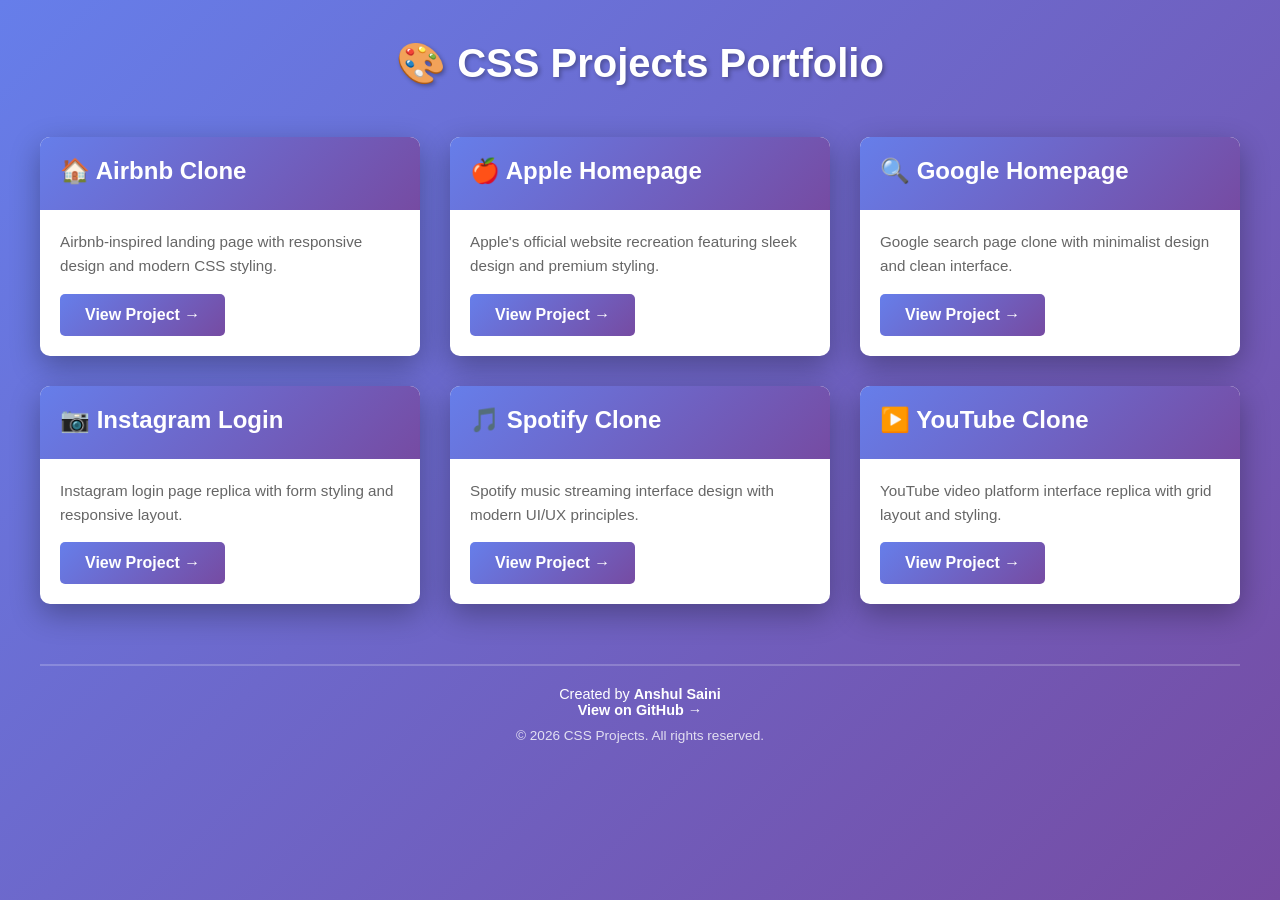
<file: index.html>
<!DOCTYPE html>
<html lang="en">
<head>
    <meta charset="UTF-8">
    <meta name="viewport" content="width=device-width, initial-scale=1.0">
    <title>CSS Projects - Portfolio</title>
    <style>
        * {
            margin: 0;
            padding: 0;
            box-sizing: border-box;
        }

        body {
            font-family: 'Segoe UI', Tahoma, Geneva, Verdana, sans-serif;
            background: linear-gradient(135deg, #667eea 0%, #764ba2 100%);
            min-height: 100vh;
            padding: 40px 20px;
        }

        .container {
            max-width: 1200px;
            margin: 0 auto;
        }

        h1 {
            text-align: center;
            color: white;
            margin-bottom: 50px;
            font-size: 2.5em;
            text-shadow: 2px 2px 4px rgba(0,0,0,0.3);
        }

        .projects-grid {
            display: grid;
            grid-template-columns: repeat(auto-fit, minmax(300px, 1fr));
            gap: 30px;
        }

        .project-card {
            background: white;
            border-radius: 10px;
            overflow: hidden;
            box-shadow: 0 10px 30px rgba(0,0,0,0.3);
            transition: transform 0.3s ease, box-shadow 0.3s ease;
            cursor: pointer;
        }

        .project-card:hover {
            transform: translateY(-10px);
            box-shadow: 0 15px 40px rgba(0,0,0,0.4);
        }

        .project-header {
            background: linear-gradient(135deg, #667eea 0%, #764ba2 100%);
            padding: 20px;
            color: white;
        }

        .project-header h2 {
            font-size: 1.5em;
            margin-bottom: 5px;
        }

        .project-body {
            padding: 20px;
        }

        .project-description {
            color: #666;
            margin-bottom: 15px;
            line-height: 1.6;
            font-size: 0.95em;
        }

        .project-link {
            display: inline-block;
            background: linear-gradient(135deg, #667eea 0%, #764ba2 100%);
            color: white;
            padding: 12px 25px;
            border-radius: 5px;
            text-decoration: none;
            font-weight: 600;
            transition: opacity 0.3s ease;
        }

        .project-link:hover {
            opacity: 0.9;
        }

        .footer {
            text-align: center;
            color: white;
            margin-top: 60px;
            padding-top: 20px;
            border-top: 2px solid rgba(255,255,255,0.2);
        }

        .footer p {
            font-size: 0.9em;
        }

        .github-link {
            color: white;
            text-decoration: none;
            font-weight: 600;
        }

        .github-link:hover {
            text-decoration: underline;
        }
    </style>
</head>
<body>
    <div class="container">
        <h1>🎨 CSS Projects Portfolio</h1>
        
        <div class="projects-grid">
            <!-- Airbnb Clone -->
            <div class="project-card">
                <div class="project-header">
                    <h2>🏠 Airbnb Clone</h2>
                </div>
                <div class="project-body">
                    <p class="project-description">Airbnb-inspired landing page with responsive design and modern CSS styling.</p>
                    <a href="/airbnb/" class="project-link">View Project →</a>
                </div>
            </div>

            <!-- Apple Clone -->
            <div class="project-card">
                <div class="project-header">
                    <h2>🍎 Apple Homepage</h2>
                </div>
                <div class="project-body">
                    <p class="project-description">Apple's official website recreation featuring sleek design and premium styling.</p>
                    <a href="/apple/" class="project-link">View Project →</a>
                </div>
            </div>

            <!-- Google Homepage -->
            <div class="project-card">
                <div class="project-header">
                    <h2>🔍 Google Homepage</h2>
                </div>
                <div class="project-body">
                    <p class="project-description">Google search page clone with minimalist design and clean interface.</p>
                    <a href="/google/" class="project-link">View Project →</a>
                </div>
            </div>

            <!-- Instagram Login -->
            <div class="project-card">
                <div class="project-header">
                    <h2>📷 Instagram Login</h2>
                </div>
                <div class="project-body">
                    <p class="project-description">Instagram login page replica with form styling and responsive layout.</p>
                    <a href="/instagram/" class="project-link">View Project →</a>
                </div>
            </div>

            <!-- Spotify Clone -->
            <div class="project-card">
                <div class="project-header">
                    <h2>🎵 Spotify Clone</h2>
                </div>
                <div class="project-body">
                    <p class="project-description">Spotify music streaming interface design with modern UI/UX principles.</p>
                    <a href="/spotify/" class="project-link">View Project →</a>
                </div>
            </div>

            <!-- YouTube Clone -->
            <div class="project-card">
                <div class="project-header">
                    <h2>▶️ YouTube Clone</h2>
                </div>
                <div class="project-body">
                    <p class="project-description">YouTube video platform interface replica with grid layout and styling.</p>
                    <a href="/youtube/" class="project-link">View Project →</a>
                </div>
            </div>
        </div>

        <div class="footer">
            <p>Created by <strong>Anshul Saini</strong></p>
            <p><a href="https://github.com/Anshulsaini0/CSS-Projects" class="github-link">View on GitHub →</a></p>
            <p style="margin-top: 10px; font-size: 0.85em; opacity: 0.8;">© 2026 CSS Projects. All rights reserved.</p>
        </div>
    </div>
</body>
</html>
</file>
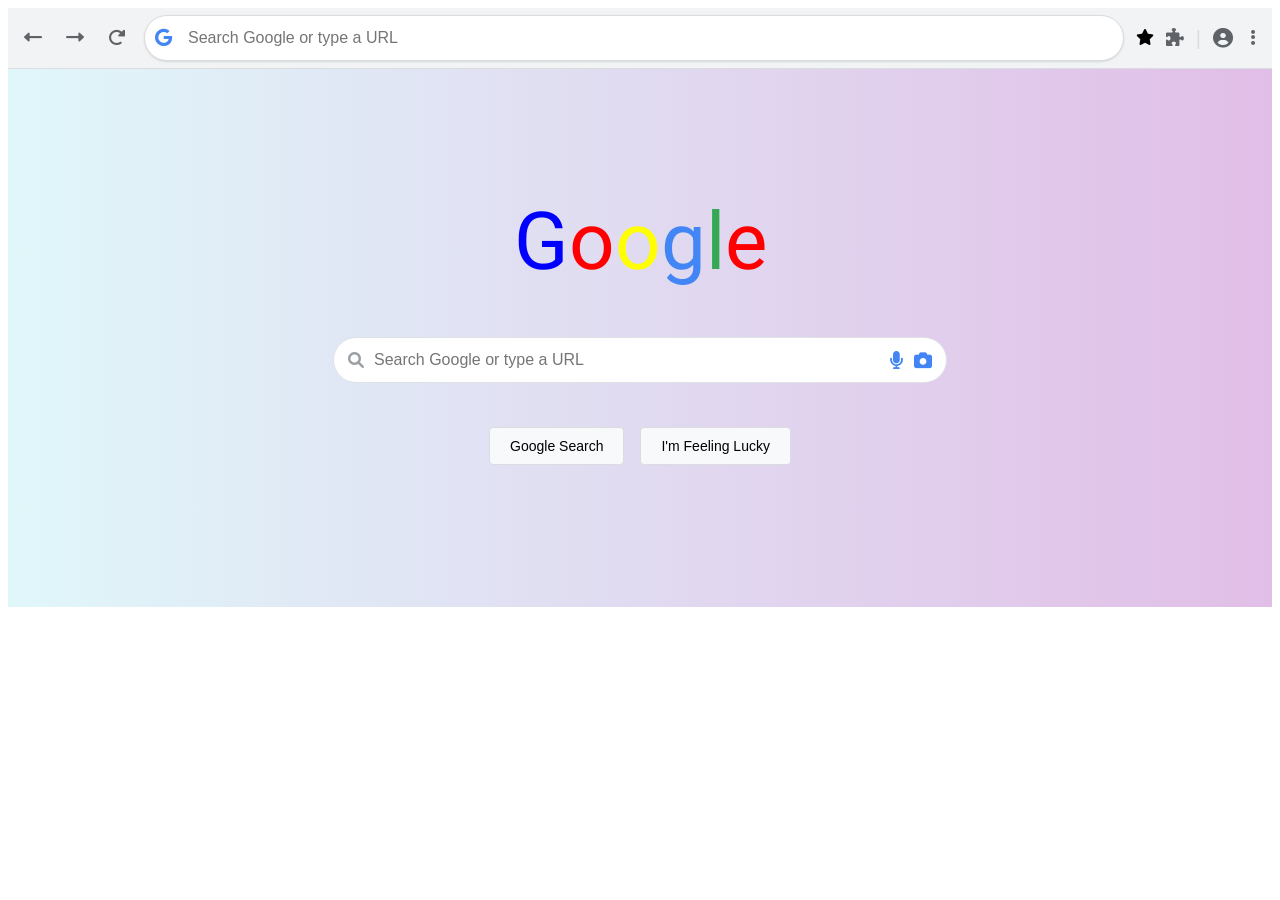
<file: GoogleHomePage/index.html>
<!DOCTYPE html>
<html lang="en">
<head>
    <meta charset="UTF-8">
    <meta http-equiv="X-UA-Compatible" content="IE=edge">
    <meta name="viewport" content="width=device-width, initial-scale=1.0">
    <title>Document</title>
    <link rel="stylesheet" href="https://cdnjs.cloudflare.com/ajax/libs/font-awesome/6.0.0/css/all.min.css"
        integrity="sha512-9usAa10IRO0HhonpyAIVpjrylPvoDwiPUiKdWk5t3PyolY1cOd4DSE0Ga+ri4AuTroPR5aQvXU9xC6qOPnzFeg=="
        crossorigin="anonymous" referrerpolicy="no-referrer" />
        <link href="https://fonts.googleapis.com/css2?family=Product+Sans&family=Roboto:wght@500&display=swap" rel="stylesheet">
    <link rel="stylesheet" href="style.css">
</head>
<body id="Googly">
    <nav class="Navbar">
        <div class="arrow-left"><i class="fa-solid fa-left-long"></i></div>
        <div class="arrow-right"><i class="fa-solid fa-right-long"></i></div>
        <div class="refresh"><i class="fa-solid fa-rotate-right"></i></div>
        <div class="fullSearchbar">
            <div class="googlelogo"><i class="fa-brands fa-google"></i></div>
             <input type="text" class="searchbar" placeholder="Search Google or type a URL"></div>
            <div class="star"><i class="fa-solid fa-star"></i></div>
        </div>
        <div class="icon"><i class="fa-solid fa-puzzle-piece"></i></div>
        <div class="line">|</div>
        <div class="mailicon"><i class="fa-solid fa-circle-user"></i></div>
        <div class="control"><i class="fa-solid fa-ellipsis-vertical"></i></div>
    </nav>

    <section class="main">
        <h1 class="heading">G<span class="o">o</span><span class="o2">o</span><span class="g">g</span><span class="l">l</span><span class="e">e</span></h1><br>
        <div class="centerSearch">
          <i class="fa-solid fa-magnifying-glass search-icon"></i>
          <input type="text" class="search" placeholder="Search Google or type a URL">
          <i class="fa-solid fa-microphone mic-icon"></i>
          <i class="fa-solid fa-camera camera-icon"></i>
        </div><br>
        <div class="buttons">
            <button class="gbtn">Google Search</button>
            <button class="gbtn">I'm Feeling Lucky</button>
        </div><br>
    </section>
</body>
</html>
</file>
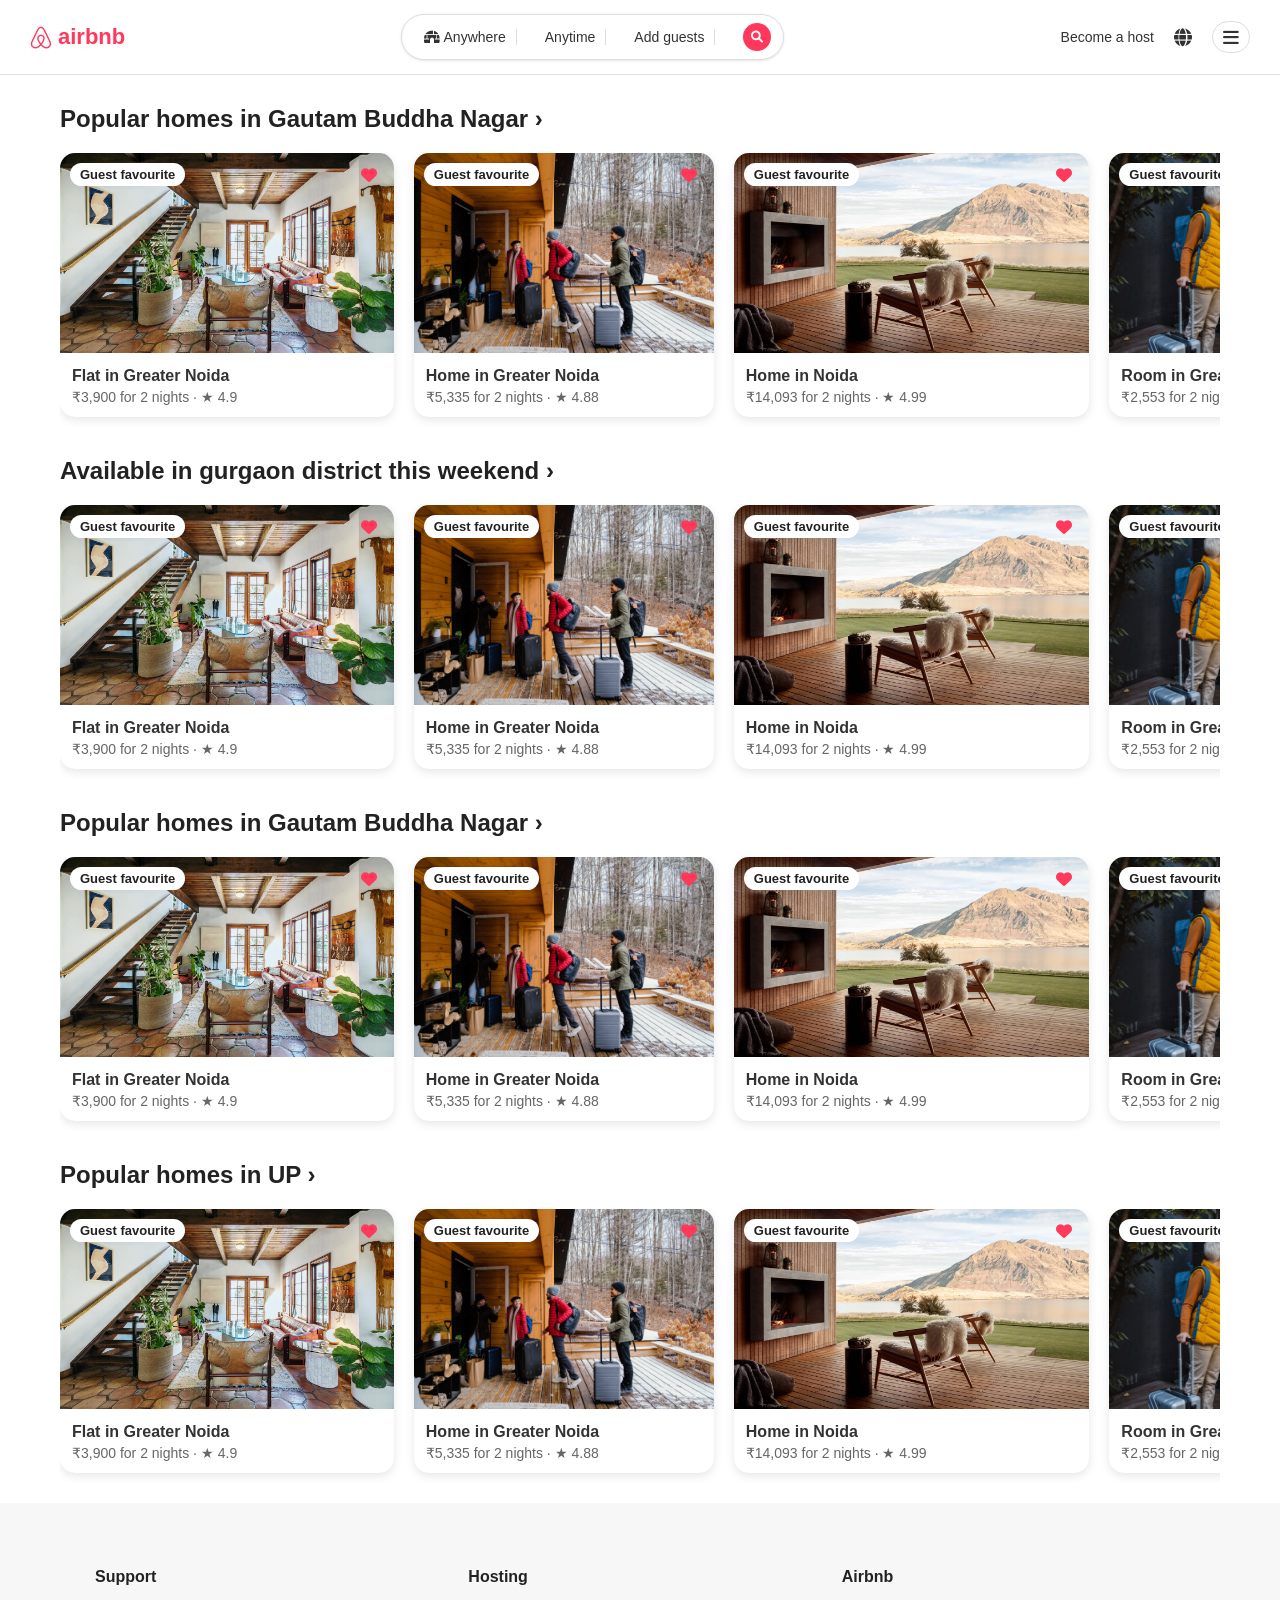
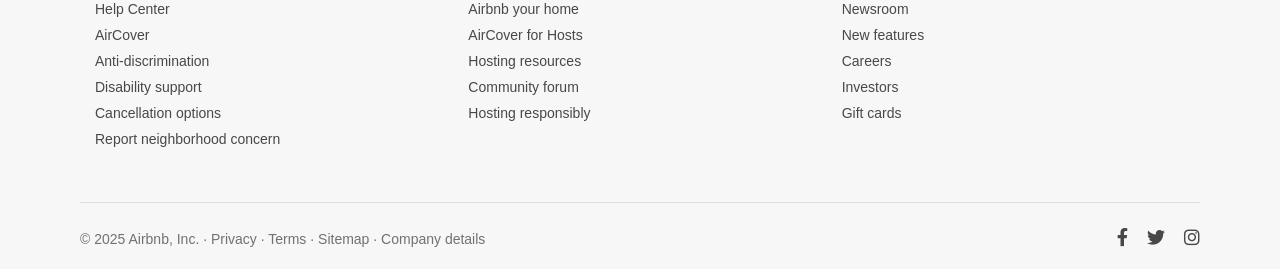
<file: airbnb/air.html>
<!DOCTYPE html>
<html lang="en">
<head>
    <meta charset="UTF-8">
    <meta http-equiv="X-UA-Compatible" content="IE=edge">
    <meta name="viewport" content="width=device-width, initial-scale=1.0">
    <title>Document</title>
    <link rel="stylesheet" href="https://cdnjs.cloudflare.com/ajax/libs/font-awesome/6.0.0/css/all.min.css"
    integrity="sha512-9usAa10IRO0HhonpyAIVpjrylPvoDwiPUiKdWk5t3PyolY1cOd4DSE0Ga+ri4AuTroPR5aQvXU9xC6qOPnzFeg=="
    crossorigin="anonymous" referrerpolicy="no-referrer" />
    <link rel="stylesheet" href="./bnb.css">
</head>
<body>
    <nav class="navbar">
        <div class="part1"><i class="fa-brands fa-airbnb"></i>airbnb</div>
        <div class="part2">
            <div><i class="fa-solid fa-igloo"></i> Anywhere</div>
            <div>Anytime</div>
            <div>Add guests</div>
            <div><i class="fa-solid fa-magnifying-glass"></i></div>
        </div>
        <div class="part3">
            <div>Become a host</div>
            <div><i class="fa-solid fa-globe"></i></div>
            <div><i class="fa-solid fa-bars"></i></div>
        </div>
    </nav>
    <section class="popular">
        <h2>Popular homes in Gautam Buddha Nagar &rsaquo;</h2>
      
        <div class="card-slider">
          <div class="cards" id="cards">
            <div class="home-card">
              <div class="img-box">
                <img src="./photo/81dca5d6-5a86-49bc-8eca-4a8610a07d27.avif" alt="Flat in Greater Noida">
                <span class="tag">Guest favourite</span>
                <span class="heart"><i class="fa-solid fa-heart"></i></span>
              </div>
              <h3>Flat in Greater Noida</h3>
              <p>₹3,900 for 2 nights · ★ 4.9</p>
            </div>
      
            <div class="home-card">
              <div class="img-box">
                <img src="./photo/1.jpg" alt="Home in Greater Noida">
                <span class="tag">Guest favourite</span>
                <span class="heart"><i class="fa-solid fa-heart"></i></span>
              </div>
              <h3>Home in Greater Noida</h3>
              <p>₹5,335 for 2 nights · ★ 4.88</p>
            </div>
      
            <div class="home-card">
              <div class="img-box">
                <img src="./photo/2.webp" alt="Home in Noida">
                <span class="tag">Guest favourite</span>
                <span class="heart"><i class="fa-solid fa-heart"></i></span>
              </div>
              <h3>Home in Noida</h3>
              <p>₹14,093 for 2 nights · ★ 4.99</p>
            </div>
      
            <div class="home-card">
              <div class="img-box">
                <img src="./photo/3.jpg" alt="Room in Greater Noida">
                <span class="tag">Guest favourite</span>
                <span class="heart"><i class="fa-solid fa-heart"></i></span>
              </div>
              <h3>Room in Greater Noida</h3>
              <p>₹2,553 for 2 nights · ★ 5.0</p>
            </div>
      
            <div class="home-card">
              <div class="img-box">
                <img src="./photo/4.webp" alt="Villa in Noida">
                <span class="tag">Guest favourite</span>
                <span class="heart"><i class="fa-solid fa-heart"></i></span>
              </div>
              <h3>Villa in Noida</h3>
              <p>₹7,760 for 2 nights · ★ 4.94</p>
            </div>
      
            <div class="home-card">
              <div class="img-box">
                <img src="./photo/5.jpg" alt="Flat in Noida">
                <span class="tag">Guest favourite</span>
                <span class="heart"><i class="fa-solid fa-heart"></i></span>
              </div>
              <h3>Flat in Noida</h3>
              <p>₹5,250 for 2 nights · ★ 4.91</p>
            </div>
          </div>
        </div>
      </section>
      <section class="popular">
        <h2>Available in gurgaon district this weekend &rsaquo;</h2>
      
        <div class="card-slider">
          <div class="cards" id="cards">
            <div class="home-card">
              <div class="img-box">
                <img src="./photo/81dca5d6-5a86-49bc-8eca-4a8610a07d27.avif" alt="Flat in Greater Noida">
                <span class="tag">Guest favourite</span>
                <span class="heart"><i class="fa-solid fa-heart"></i></span>
              </div>
              <h3>Flat in Greater Noida</h3>
              <p>₹3,900 for 2 nights · ★ 4.9</p>
            </div>
      
            <div class="home-card">
              <div class="img-box">
                <img src="./photo/1.jpg" alt="Home in Greater Noida">
                <span class="tag">Guest favourite</span>
                <span class="heart"><i class="fa-solid fa-heart"></i></span>
              </div>
              <h3>Home in Greater Noida</h3>
              <p>₹5,335 for 2 nights · ★ 4.88</p>
            </div>
      
            <div class="home-card">
              <div class="img-box">
                <img src="./photo/2.webp" alt="Home in Noida">
                <span class="tag">Guest favourite</span>
                <span class="heart"><i class="fa-solid fa-heart"></i></span>
              </div>
              <h3>Home in Noida</h3>
              <p>₹14,093 for 2 nights · ★ 4.99</p>
            </div>
      
            <div class="home-card">
              <div class="img-box">
                <img src="./photo/3.jpg" alt="Room in Greater Noida">
                <span class="tag">Guest favourite</span>
                <span class="heart"><i class="fa-solid fa-heart"></i></span>
              </div>
              <h3>Room in Greater Noida</h3>
              <p>₹2,553 for 2 nights · ★ 5.0</p>
            </div>
      
            <div class="home-card">
              <div class="img-box">
                <img src="./photo/4.webp" alt="Villa in Noida">
                <span class="tag">Guest favourite</span>
                <span class="heart"><i class="fa-solid fa-heart"></i></span>
              </div>
              <h3>Villa in Noida</h3>
              <p>₹7,760 for 2 nights · ★ 4.94</p>
            </div>
      
            <div class="home-card">
              <div class="img-box">
                <img src="./photo/5.jpg" alt="Flat in Noida">
                <span class="tag">Guest favourite</span>
                <span class="heart"><i class="fa-solid fa-heart"></i></span>
              </div>
              <h3>Flat in Noida</h3>
              <p>₹5,250 for 2 nights · ★ 4.91</p>
            </div>
          </div>
        </div>
      </section>
      <section class="popular">
        <h2>Popular homes in Gautam Buddha Nagar &rsaquo;</h2>
      
        <div class="card-slider">
          <div class="cards" id="cards">
            <div class="home-card">
              <div class="img-box">
                <img src="./photo/81dca5d6-5a86-49bc-8eca-4a8610a07d27.avif" alt="Flat in Greater Noida">
                <span class="tag">Guest favourite</span>
                <span class="heart"><i class="fa-solid fa-heart"></i></span>
              </div>
              <h3>Flat in Greater Noida</h3>
              <p>₹3,900 for 2 nights · ★ 4.9</p>
            </div>
      
            <div class="home-card">
              <div class="img-box">
                <img src="./photo/1.jpg" alt="Home in Greater Noida">
                <span class="tag">Guest favourite</span>
                <span class="heart"><i class="fa-solid fa-heart"></i></span>
              </div>
              <h3>Home in Greater Noida</h3>
              <p>₹5,335 for 2 nights · ★ 4.88</p>
            </div>
      
            <div class="home-card">
              <div class="img-box">
                <img src="./photo/2.webp" alt="Home in Noida">
                <span class="tag">Guest favourite</span>
                <span class="heart"><i class="fa-solid fa-heart"></i></span>
              </div>
              <h3>Home in Noida</h3>
              <p>₹14,093 for 2 nights · ★ 4.99</p>
            </div>
      
            <div class="home-card">
              <div class="img-box">
                <img src="./photo/3.jpg" alt="Room in Greater Noida">
                <span class="tag">Guest favourite</span>
                <span class="heart"><i class="fa-solid fa-heart"></i></span>
              </div>
              <h3>Room in Greater Noida</h3>
              <p>₹2,553 for 2 nights · ★ 5.0</p>
            </div>
      
            <div class="home-card">
              <div class="img-box">
                <img src="./photo/4.webp" alt="Villa in Noida">
                <span class="tag">Guest favourite</span>
                <span class="heart"><i class="fa-solid fa-heart"></i></span>
              </div>
              <h3>Villa in Noida</h3>
              <p>₹7,760 for 2 nights · ★ 4.94</p>
            </div>
      
            <div class="home-card">
              <div class="img-box">
                <img src="./photo/5.jpg" alt="Flat in Noida">
                <span class="tag">Guest favourite</span>
                <span class="heart"><i class="fa-solid fa-heart"></i></span>
              </div>
              <h3>Flat in Noida</h3>
              <p>₹5,250 for 2 nights · ★ 4.91</p>
            </div>
          </div>
        </div>
      </section>
      <section class="popular">
        <h2>Popular homes in UP &rsaquo;</h2>
      
        <div class="card-slider">
          <div class="cards" id="cards">
            <div class="home-card">
              <div class="img-box">
                <img src="./photo/81dca5d6-5a86-49bc-8eca-4a8610a07d27.avif" alt="Flat in Greater Noida">
                <span class="tag">Guest favourite</span>
                <span class="heart"><i class="fa-solid fa-heart"></i></span>
              </div>
              <h3>Flat in Greater Noida</h3>
              <p>₹3,900 for 2 nights · ★ 4.9</p>
            </div>
      
            <div class="home-card">
              <div class="img-box">
                <img src="./photo/1.jpg" alt="Home in Greater Noida">
                <span class="tag">Guest favourite</span>
                <span class="heart"><i class="fa-solid fa-heart"></i></span>
              </div>
              <h3>Home in Greater Noida</h3>
              <p>₹5,335 for 2 nights · ★ 4.88</p>
            </div>
      
            <div class="home-card">
              <div class="img-box">
                <img src="./photo/2.webp" alt="Home in Noida">
                <span class="tag">Guest favourite</span>
                <span class="heart"><i class="fa-solid fa-heart"></i></span>
              </div>
              <h3>Home in Noida</h3>
              <p>₹14,093 for 2 nights · ★ 4.99</p>
            </div>
      
            <div class="home-card">
              <div class="img-box">
                <img src="./photo/3.jpg" alt="Room in Greater Noida">
                <span class="tag">Guest favourite</span>
                <span class="heart"><i class="fa-solid fa-heart"></i></span>
              </div>
              <h3>Room in Greater Noida</h3>
              <p>₹2,553 for 2 nights · ★ 5.0</p>
            </div>
      
            <div class="home-card">
              <div class="img-box">
                <img src="./photo/4.webp" alt="Villa in Noida">
                <span class="tag">Guest favourite</span>
                <span class="heart"><i class="fa-solid fa-heart"></i></span>
              </div>
              <h3>Villa in Noida</h3>
              <p>₹7,760 for 2 nights · ★ 4.94</p>
            </div>
      
            <div class="home-card">
              <div class="img-box">
                <img src="./photo/5.jpg" alt="Flat in Noida">
                <span class="tag">Guest favourite</span>
                <span class="heart"><i class="fa-solid fa-heart"></i></span>
              </div>
              <h3>Flat in Noida</h3>
              <p>₹5,250 for 2 nights · ★ 4.91</p>
            </div>
          </div>
        </div>
      </section>
      <footer class="footer">
        <div class="footer-sections">
          <div class="footer-column">
            <h3>Support</h3>
            <a>Help Center</a>
            <a>AirCover</a>
            <a>Anti-discrimination</a>
            <a>Disability support</a>
            <a>Cancellation options</a>
            <a>Report neighborhood concern</a>
          </div>
          <div class="footer-column">
            <h3>Hosting</h3>
            <a>Airbnb your home</a>
            <a>AirCover for Hosts</a>
            <a>Hosting resources</a>
            <a>Community forum</a>
            <a>Hosting responsibly</a>
          </div>
          <div class="footer-column">
            <h3>Airbnb</h3>
            <a>Newsroom</a>
            <a>New features</a>
            <a>Careers</a>
            <a>Investors</a>
            <a>Gift cards</a>
          </div>
        </div>
      
        <div class="footer-bottom">
          <p>© 2025 Airbnb, Inc. · Privacy · Terms · Sitemap · Company details</p>
          <div class="footer-social">
            <a href="https://www.instagram.com/airbnb/?hl=en"><i class="fa-brands fa-facebook-f"></i></a>
            <a href="https://www.instagram.com/airbnb/?hl=en" ><i class="fa-brands fa-twitter"></i></a>
            <a href="https://www.instagram.com/airbnb/?hl=en"><i class="fa-brands fa-instagram"></i></a>
          </div>
        </div>
      </footer>
      
      
</body>
</html>
</file>
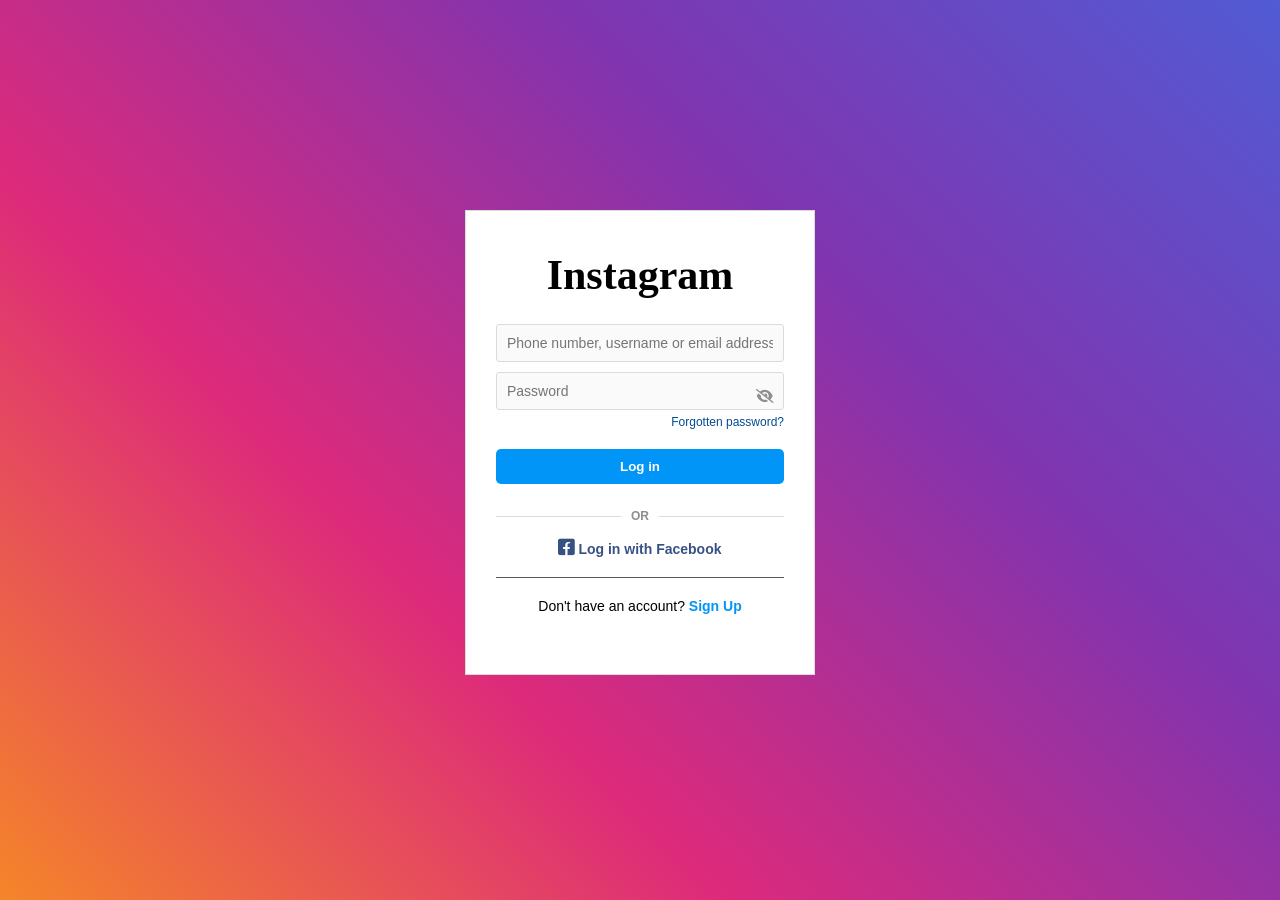
<file: Insta login page/insta.html>
<!DOCTYPE html>
<html lang="en">
<head>
    <meta charset="UTF-8">
    <meta http-equiv="X-UA-Compatible" content="IE=edge">
    <meta name="viewport" content="width=device-width, initial-scale=1.0">
    <title>Instagram Login</title>
    <link rel="stylesheet" href="https://cdnjs.cloudflare.com/ajax/libs/font-awesome/6.0.0/css/all.min.css"
        integrity="sha512-9usAa10IRO0HhonpyAIVpjrylPvoDwiPUiKdWk5t3PyolY1cOd4DSE0Ga+ri4AuTroPR5aQvXU9xC6qOPnzFeg=="
        crossorigin="anonymous" referrerpolicy="no-referrer"/>
    <link rel="stylesheet" href="gram.css">
</head>
<body>
    <div class="container">
        <div class="login-box">
            <h1 class="logo">Instagram</h1>

            <div class="input-group">
                <input type="text" class="input" placeholder="Phone number, username or email address">
            </div>

            <div class="input-group password-group">
                <input type="password" class="input" placeholder="Password">
                <i class="fa-solid fa-eye-slash eye-icon"></i>
                <p class="forgot">Forgotten password?</p>
            </div>

            <div class="login-btn-group">
                <button class="login-btn">Log in</button>
                <div class="divider">
                    <span class="line"></span>
                    <span class="or">OR</span>
                    <span class="line"></span>
                </div>
                <div class="facebook-login">
                    <i class="fab fa-facebook-square"></i>
                    <span>Log in with Facebook</span>
                </div>
            </div>
            <footer class="footer">
                <p>Don't have an account? <span class="signup">Sign Up</span></p>
            </footer>
        </div>
    </div>
</body>
</html>
</file>
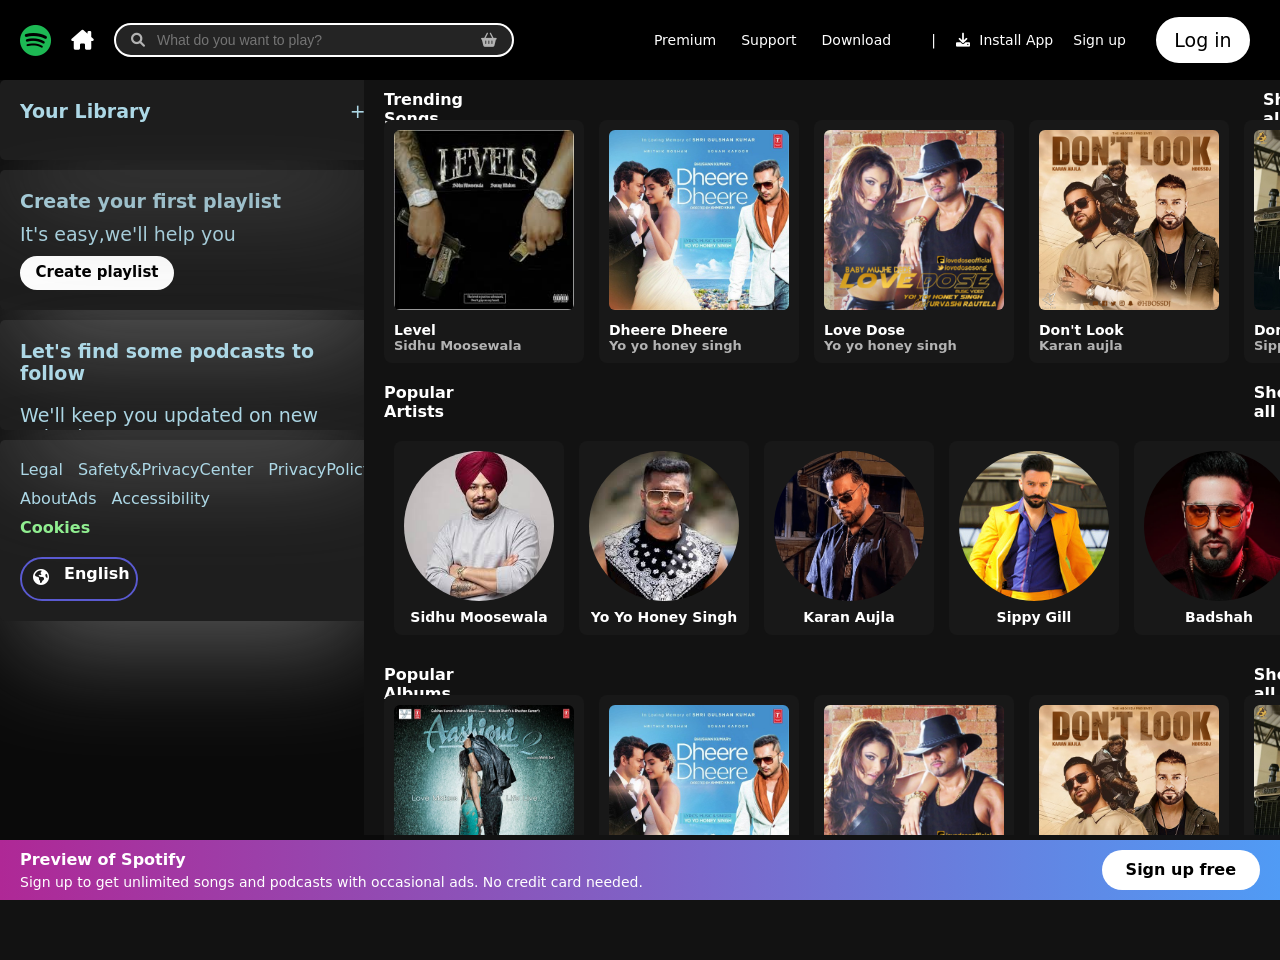
<file: spotifypage/spot.html>
<!DOCTYPE html>
<html lang="en">
<head>
    <meta charset="UTF-8">
    <meta http-equiv="X-UA-Compatible" content="IE=edge">
    <meta name="viewport" content="width=device-width, initial-scale=1.0">
    <title>Spotify Navbar</title>
    <link rel="stylesheet" href="https://cdnjs.cloudflare.com/ajax/libs/font-awesome/6.0.0/css/all.min.css"
    integrity="sha512-9usAa10IRO0HhonpyAIVpjrylPvoDwiPUiKdWk5t3PyolY1cOd4DSE0Ga+ri4AuTroPR5aQvXU9xC6qOPnzFeg=="
    crossorigin="anonymous" referrerpolicy="no-referrer" />
    <link rel="stylesheet" href="tify.css">
</head>
<body>
    <nav class="navbar">
        <div class="fullnav">
            <div class="nav1part">
                <div class="logo"><i class="fa-brands fa-spotify"></i></div>
                <div class="home"><i class="fa-solid fa-house-chimney"></i></div>
                <div class="searchbar">
                    <i class="fa-solid fa-magnifying-glass search-icon"></i>
                    <input type="text" class="search" placeholder="What do you want to play?">
                    <i class="fa-solid fa-basket-shopping"></i>
                </div>
            </div>
            <div class="nav2part">
            <div class="nav2part1">
                <div>Premium</div>
                <div>Support</div>
                <div>Download</div>
            </div>
            <div class="nav3part2">
                <div>|</div>
                <div class="install"><i class="fa-solid fa-download"></i> Install App</div>
                <div>Sign up</div>
                <div class="login">Log in</div>
            </div>
        </div>
        </div>
    </nav>
    <section class="main">
        <section class="sidebar">
            <div class="lib">
                <div class="fon">Your Library</div>
                <div>+</div>
            </div>
            <div class="play">
                <div class="fon">Create your first playlist</div>
                <div>It's easy,we'll help you</div>
                <div class="create">Create playlist</div>
            </div>
            <div class="let">
                <div class="fon">Let's find some podcasts to follow</div>
                <div>We'll keep you updated on new episodes</div>
                <div class="create">Browser Podcast</div>
            </div>
            <div class="lmain">
                <div class="legal">
                    <div>Legal</div>
                    <div>Safety&PrivacyCenter</div>
                    <div>PrivacyPolicy</div>
                    <div>Cookies</div>
                </div>
                    <div class="abo">
                        <div>AboutAds</div>
                    <div>Accessibility</div>
                    </div>
                <div class="cook">
                    Cookies
                </div>
                <div class="eng"><i class="fa-solid fa-earth-americas"></i> English</div>
            </div>
            

        </section>
        <section class="container">
            <div class="trending">
                <div class="trending1">
                    <div class="heading2">Trending Songs</div>
                    <div class="heading3">Show all</div>
                </div>
                <div class="Songs">
                    <div class="Songcard">
                        <div><img src="./songs/images.jpg" alt=""></div>
                        <div class="overlay"><i class="fa-solid fa-play"></i></div>
                        <div class="detail"><div>Level</div>
                        <div>Sidhu Moosewala</div>
                        </div>
                    </div>
                    <div class="Songcard">
                        <div><img src="./songs/2.jpg" alt=""></div>
                        <div class="overlay"><i class="fa-solid fa-play"></i></div>
                        <div class="detail"><div>Dheere Dheere</div>
                        <div>Yo yo honey singh</div>
                        </div>
                    </div>
                    <div class="Songcard">
                        <div><img src="./songs/3.jpg" alt=""></div>
                        <div class="overlay"><i class="fa-solid fa-play"></i></div>
                        <div class="detail"><div>Love Dose</div>
                        <div>Yo yo honey singh</div>
                        </div>
                    </div>
                    <div class="Songcard">
                        <div><img src="./songs/4.jpg" alt=""></div>
                        <div class="overlay"><i class="fa-solid fa-play"></i></div>
                        <div class="detail"><div>Don't Look</div>
                        <div>Karan aujla</div>
                        </div>
                    </div>
                    <div class="Songcard">
                        <div><img src="./songs/5.jpg" alt=""></div>
                        <div class="overlay"><i class="fa-solid fa-play"></i></div>
                        <div class="detail"><div>Don't Bark</div>
                        <div>Sippy Gill</div>
                        </div>
                    </div>
                    <div class="Songcard">
                        <div><img src="./songs/6.jpg" alt=""></div>
                        <div class="overlay"><i class="fa-solid fa-play"></i></div>
                        <div class="detail"><div>Desi Kalakar</div>
                        <div>Yo Yo Honey Singh</div>
                        </div>
                    </div>
                    <div class="Songcard">
                        <div><img src="./songs/7.jpg" alt=""></div>
                        <div class="overlay"><i class="fa-solid fa-play"></i></div>
                        <div class="detail"><div>Last Ride</div>
                        <div>Sidhu Moosewala</div>
                        </div>
                    </div>
                    <div class="Songcard">
                        <div><img src="./songs/images.jpg" alt=""></div>
                        <div class="overlay"><i class="fa-solid fa-play"></i></div>
                        <div class="detail"><div>Level</div>
                        <div>Sidhu Moosewala</div>
                        </div>
                    </div>
                    <div class="Songcard">
                        <div><img src="./songs/2.jpg" alt=""></div>
                        <div class="overlay"><i class="fa-solid fa-play"></i></div>
                        <div class="detail"><div>Dheere Dheere</div>
                        <div>Yo yo honey singh</div>
                        </div>
                    </div>
                    <div class="Songcard">
                        <div><img src="./songs/3.jpg" alt=""></div>
                        <div class="overlay"><i class="fa-solid fa-play"></i></div>
                        <div class="detail"><div>Love Dose</div>
                        <div>Yo yo honey singh</div>
                        </div>
                    </div>
                    <div class="Songcard">
                        <div><img src="./songs/4.jpg" alt=""></div>
                        <div class="overlay"><i class="fa-solid fa-play"></i></div>
                        <div class="detail"><div>Don't Look</div>
                        <div>Karan aujla</div>
                        </div>
                    </div>
                    <div class="Songcard">
                        <div><img src="./songs/5.jpg" alt=""></div>
                        <div class="overlay"><i class="fa-solid fa-play"></i></div>
                        <div class="detail"><div>Don't Bark</div>
                        <div>Sippy Gill</div>
                        </div>
                    </div>
                    <div class="Songcard">
                        <div><img src="./songs/6.jpg" alt=""></div>
                        <div class="overlay"><i class="fa-solid fa-play"></i></div>
                        <div class="detail"><div>Desi Kalakar</div>
                        <div>Yo Yo Honey Singh</div>
                        </div>
                    </div>
                    <div class="Songcard">
                        <div><img src="./songs/7.jpg" alt=""></div>
                        <div class="overlay"><i class="fa-solid fa-play"></i></div>
                        <div class="detail"><div>Last Ride</div>
                        <div>Sidhu Moosewala</div>
                        </div>
                    </div>
                </div>
            </div>
            <div class="popular-artists">
                <div class="section-header">
                    <div class="heading2">Popular Artists</div>
                    <div class="heading3">Show all</div>
                </div>
                <div class="Artists">
                    <div class="ArtistCard">
                        <img src="./songs/sidhu.jpg" alt="Artist 1">
                        <div class="overlay"><i class="fa-solid fa-play"></i></div>
                        <div class="artist-name">Sidhu Moosewala</div>
                    </div>
                    <div class="ArtistCard">
                        <img src="./songs/honey.jpg" alt="Artist 2">
                        <div class="overlay"><i class="fa-solid fa-play"></i></div>
                        <div class="artist-name">Yo Yo Honey Singh</div>
                    </div>
                    <div class="ArtistCard">
                        <img src="./songs/Karan-Aujla.png" alt="Artist 3">
                        <div class="overlay"><i class="fa-solid fa-play"></i></div>
                        <div class="artist-name">Karan Aujla</div>
                    </div>
                    <div class="ArtistCard">
                        <img src="./songs/a1.jpg" alt="Artist 4">
                        <div class="overlay"><i class="fa-solid fa-play"></i></div>
                        <div class="artist-name">Sippy Gill</div>
                    </div>
                    <div class="ArtistCard">
                        <img src="./songs/badshah.jpg" alt="Artist 5">
                        <div class="overlay"><i class="fa-solid fa-play"></i></div>
                        <div class="artist-name">Badshah</div>
                    </div>
                    <div class="ArtistCard">
                        <img src="./songs/neha.jpg" alt="Artist 6">
                        <div class="overlay"><i class="fa-solid fa-play"></i></div>
                        <div class="artist-name">Neha Kakkar</div>
                    </div>
                    <div class="ArtistCard">
                        <img src="./songs/sidhu.jpg" alt="Artist 1">
                        <div class="overlay"><i class="fa-solid fa-play"></i></div>
                        <div class="artist-name">Sidhu Moosewala</div>
                    </div>
                    <div class="ArtistCard">
                        <img src="./songs/honey.jpg" alt="Artist 2">
                        <div class="overlay"><i class="fa-solid fa-play"></i></div>
                        <div class="artist-name">Yo Yo Honey Singh</div>
                    </div>
                    <div class="ArtistCard">
                        <img src="./songs/Karan-Aujla.png" alt="Artist 3">
                        <div class="overlay"><i class="fa-solid fa-play"></i></div>
                        <div class="artist-name">Karan Aujla</div>
                    </div>
                    <div class="ArtistCard">
                        <img src="./songs/a1.jpg" alt="Artist 4">
                        <div class="overlay"><i class="fa-solid fa-play"></i></div>
                        <div class="artist-name">Sippy Gill</div>
                    </div>
                    <div class="ArtistCard">
                        <img src="./songs/badshah.jpg" alt="Artist 5">
                        <div class="overlay"><i class="fa-solid fa-play"></i></div>
                        <div class="artist-name">Badshah</div>
                    </div>
                    <div class="ArtistCard">
                        <img src="./songs/neha.jpg" alt="Artist 6">
                        <div class="overlay"><i class="fa-solid fa-play"></i></div>
                        <div class="artist-name">Neha Kakkar</div>
                    </div>
                </div>
            </div>
            <div class="trending">
                <div class="trending1">
                    <div class="heading2">Popular Albums</div>
                    <div class="heading3">Show all</div>
                </div>
                <div class="Songs">
                    <div class="Songcard">
                        <div><img src="./songs/Album1.jpg" alt=""></div>
                        <div class="overlay"><i class="fa-solid fa-play"></i></div>
                        <div class="detail"><div>Aashiqui 2</div>
                        <div>Arijit Singh,Ankit Tiwari</div>
                        </div>
                    </div>
                    <div class="Songcard">
                        <div><img src="./songs/2.jpg" alt=""></div>
                        <div class="overlay"><i class="fa-solid fa-play"></i></div>
                        <div class="detail"><div>Dheere Dheere</div>
                        <div>Yo yo honey singh</div>
                        </div>
                    </div>
                    <div class="Songcard">
                        <div><img src="./songs/3.jpg" alt=""></div>
                        <div class="overlay"><i class="fa-solid fa-play"></i></div>
                        <div class="detail"><div>Love Dose</div>
                        <div>Yo yo honey singh</div>
                        </div>
                    </div>
                    <div class="Songcard">
                        <div><img src="./songs/4.jpg" alt=""></div>
                        <div class="overlay"><i class="fa-solid fa-play"></i></div>
                        <div class="detail"><div>Don't Look</div>
                        <div>Karan aujla</div>
                        </div>
                    </div>
                    <div class="Songcard">
                        <div><img src="./songs/5.jpg" alt=""></div>
                        <div class="overlay"><i class="fa-solid fa-play"></i></div>
                        <div class="detail"><div>Don't Bark</div>
                        <div>Sippy Gill</div>
                        </div>
                    </div>
                    <div class="Songcard">
                        <div><img src="./songs/6.jpg" alt=""></div>
                        <div class="overlay"><i class="fa-solid fa-play"></i></div>
                        <div class="detail"><div>Desi Kalakar</div>
                        <div>Yo Yo Honey Singh</div>
                        </div>
                    </div>
                    <div class="Songcard">
                        <div><img src="./songs/7.jpg" alt=""></div>
                        <div class="overlay"><i class="fa-solid fa-play"></i></div>
                        <div class="detail"><div>Last Ride</div>
                        <div>Sidhu Moosewala</div>
                        </div>
                    </div>
                    <div class="Songcard">
                        <div><img src="./songs/images.jpg" alt=""></div>
                        <div class="overlay"><i class="fa-solid fa-play"></i></div>
                        <div class="detail"><div>Level</div>
                        <div>Sidhu Moosewala</div>
                        </div>
                    </div>
                    <div class="Songcard">
                        <div><img src="./songs/2.jpg" alt=""></div>
                        <div class="overlay"><i class="fa-solid fa-play"></i></div>
                        <div class="detail"><div>Dheere Dheere</div>
                        <div>Yo yo honey singh</div>
                        </div>
                    </div>
                    <div class="Songcard">
                        <div><img src="./songs/3.jpg" alt=""></div>
                        <div class="overlay"><i class="fa-solid fa-play"></i></div>
                        <div class="detail"><div>Love Dose</div>
                        <div>Yo yo honey singh</div>
                        </div>
                    </div>
                    <div class="Songcard">
                        <div><img src="./songs/4.jpg" alt=""></div>
                        <div class="overlay"><i class="fa-solid fa-play"></i></div>
                        <div class="detail"><div>Don't Look</div>
                        <div>Karan aujla</div>
                        </div>
                    </div>
                    <div class="Songcard">
                        <div><img src="./songs/5.jpg" alt=""></div>
                        <div class="overlay"><i class="fa-solid fa-play"></i></div>
                        <div class="detail"><div>Don't Bark</div>
                        <div>Sippy Gill</div>
                        </div>
                    </div>
                    <div class="Songcard">
                        <div><img src="./songs/6.jpg" alt=""></div>
                        <div class="overlay"><i class="fa-solid fa-play"></i></div>
                        <div class="detail"><div>Desi Kalakar</div>
                        <div>Yo Yo Honey Singh</div>
                        </div>
                    </div>
                    <div class="Songcard">
                        <div><img src="./songs/7.jpg" alt=""></div>
                        <div class="overlay"><i class="fa-solid fa-play"></i></div>
                        <div class="detail"><div>Last Ride</div>
                        <div>Sidhu Moosewala</div>
                        </div>
                    </div>
                </div>
            </div>
            <div class="main-footer">
                <div class="footer-container">
                  <div class="footer-links">
                    <div>
                      <h4>Company</h4>
                      <ul>
                        <li><a href="#">About</a></li>
                        <li><a href="#">Jobs</a></li>
                        <li><a href="#">For the Record</a></li>
                      </ul>
                    </div>
              
                    <div>
                      <h4>Communities</h4>
                      <ul>
                        <li><a href="#">For Artists</a></li>
                        <li><a href="#">Developers</a></li>
                        <li><a href="#">Advertising</a></li>
                        <li><a href="#">Investors</a></li>
                        <li><a href="#">Vendors</a></li>
                      </ul>
                    </div>
              
                    <div>
                      <h4>Useful links</h4>
                      <ul>
                        <li><a href="#">Support</a></li>
                        <li><a href="#">Free Mobile App</a></li>
                        <li><a href="#">Popular by Country</a></li>
                        <li><a href="#">Import your music</a></li>
                      </ul>
                    </div>
              
                    <div>
                      <h4>Spotify Plans</h4>
                      <ul>
                        <li><a href="#">Premium Individual</a></li>
                        <li><a href="#">Premium Duo</a></li>
                        <li><a href="#">Premium Family</a></li>
                        <li><a href="#">Premium Student</a></li>
                        <li><a href="#">Spotify Free</a></li>
                      </ul>
                    </div>
                  </div>
              
                  <div class="footer-socials">
                    <a href="#"><i class="fa-brands fa-instagram"></i></a>
                    <a href="#"><i class="fa-brands fa-twitter"></i></a>
                    <a href="#"><i class="fa-brands fa-facebook"></i></a>
                  </div>
                </div>
              
                <div class="footer-bottom">
                  <p>© 2025 Spotify AB</p>
                </div>
            </div>              
        </section>
    </section>
    <footer>
        <div class="foot">
            <div class="foot1">
                <div>Preview of Spotify</div>
                <div>Sign up to get unlimited songs and podcasts with occasional ads. No credit card needed.</div>
            </div>
            <div class="foot2">Sign up free</div>
        </div>
    </footer>
    
</body>
</html>
</file>
<file: GoogleHomePage/style.css>
#googly{
    margin: 0;
  padding: 0;
  font-family: Arial, sans-serif;
  text-align: center;
  background: linear-gradient(135deg, #4285f4, #34a853, #fbbc05, #ea4335);
  background-size: 400% 400%;
  animation: gradientBG 12s ease infinite;
}
.Navbar {
    display: flex;
    align-items: center;
    background: #f1f3f4;
    padding: 6px 10px;
    font-family: Arial, sans-serif;
    height: 48px;
    border-bottom: 1px solid #dadce0;
    gap: 12px;
  }
  
  .Navbar .arrow-left,
  .Navbar .arrow-right,
  .Navbar .refresh {
    font-size: 18px;
    color: #5f6368;
    cursor: pointer;
    padding: 6px;
    border-radius: 50%;
    transition: background 0.2s;
  }
  
  .Navbar .arrow-left:hover,
  .Navbar .arrow-right:hover,
  .Navbar .refresh:hover {
    background: #e8eaed;
  }
  .fullSearchbar {
    display: flex;
    align-items: center;
    background: white;
    flex: 1; 
    border-radius: 24px;
    padding: 4px 10px;
    box-shadow: 0 1px 2px rgba(60, 64, 67, 0.15);
    border: 1px solid #dadce0;
  }
  .searchbar {
    flex: 1;
    border: none;
    outline: none;     
    font-size: 16px;
    padding: 8px;
    background: transparent;
  }
  
  
  .fullSearchbar .googlelogo {
    color: #4285f4;
    font-size: 18px;
    margin-right: 8px;
  }
  
  .fullSearchbar .searchbar {
    flex: 1;
    height: 20px;
    outline: none;
  }
  
  .fullSearchbar .star {
    color: #5f6368;
    font-size: 16px;
    cursor: pointer;
    margin-left: 8px;
  }
  
  .icon {
    font-size: 18px;
    color: #5f6368;
    cursor: pointer;
  }
  
  .line {
    color: #dadce0;
    font-size: 20px;
  }

  .mailicon {
    font-size: 20px;
    color: #5f6368;
    cursor: pointer;
  }
  .control {
    font-size: 18px;
    color: #5f6368;
    cursor: pointer;
    padding: 6px;
    border-radius: 50%;
    transition: background 0.2s;
  }
  .control:hover {
    background: #e8eaed;
  }
  .main {
    width: 100%;
    text-align: center;
    /* margin-top: 80px; */
    background: linear-gradient(to right, #e0f7fa, #e1bee7);
    /* border-radius: 20px; */
    /* padding: 40px; */
    display: inline-block;
    height: 42vw;
}
@keyframes gradientBG {
    0% {background-position: 0% 50%;}
    50% {background-position: 100% 50%;}
    100% {background-position: 0% 50%;}
  }
  
.heading {
    padding-top: 60px;
    font-size: 80px;
    font-weight: 400;
    color: blue;
    font-family: 'Product Sans', 'Roboto', sans-serif;
    margin-bottom: 30px;
}
.o{
    color: red;
}
.o2{
    color: yellow;
}
.g{
    color: #4285f4;
}
.l{
    color: #34a853;
}
.e{
    color: red;
}
.centerSearch {
    display: flex;
    align-items: center;
    justify-content: center;
    background: #fff;
    border: 1px solid #dfe1e5;
    border-radius: 24px;
    height: 44px;
    margin: 0 auto;
    max-width: 584px;
    padding: 0 14px;
    box-shadow: none;
    transition: box-shadow 0.2s ease-in-out;
  }
  
  .centerSearch:focus-within {
    box-shadow: 0 1px 6px rgba(32,33,36,.28);
    border-color: transparent;
  }
.buttons {
    margin-top: 20px;
}
.search {
    flex: 1;
    border: none;
    outline: none;
    font-size: 16px;
    line-height: 22px;
    background: transparent;
    padding: 0 10px;
  }
  .search-icon {
    color: #9aa0a6;
    font-size: 16px;
  }
  .mic-icon, .camera-icon {
    color: #4285f4;
    font-size: 18px;
    margin-left: 10px;
  }

.gbtn {
    background: #f8f9fa;
    border: 1px solid #dadce0;
    border-radius: 4px;
    padding: 10px 20px;
    margin: 6px;
    font-size: 14px;
    cursor: pointer;
}
.gbtn:hover {
    border: 1px solid #c6c6c6;
    box-shadow: 0 1px 1px rgba(0,0,0,0.1);
}
</file>
<file: airbnb/bnb.css>
* {
    margin: 0;
    padding: 0;
    box-sizing: border-box;
    font-family: "Helvetica Neue", Arial, sans-serif;
  }
  
  
  .navbar {
    display: flex;
    justify-content: space-between;
    align-items: center;
    padding: 14px 30px;
    border-bottom: 1px solid #ddd;
    background-color: white;
    position: sticky;
    top: 0;
    z-index: 10;
  }
  
  .part1 {
    font-size: 22px;
    font-weight: 600;
    color: #ff385c;
    display: flex;
    align-items: center;
    gap: 6px;
    cursor: pointer;
  }
  
  .part1 i {
    font-size: 25px;
  }
  
 
  .part2 {
    display: flex;
    align-items: center;
    gap: 18px;
    background-color: white;
    border: 1px solid #ddd;
    border-radius: 40px;
    box-shadow: 0 1px 3px rgba(0, 0, 0, 0.1);
    padding: 8px 12px;
    cursor: pointer;
    transition: box-shadow 0.3s ease;
  }
  
  .part2 div {
    font-size: 14px;
    font-weight: 500;
    color: #333;
    padding: 0 10px;
    border-right: 1px solid #ddd;
  }
  
  .part2 div:last-child {
    border-right: none;
    padding: 0 0 0 10px;
  }
  
  .part2 i.fa-magnifying-glass {
    background-color: #ff385c;
    color: white;
    border-radius: 50%;
    padding: 8px;
    font-size: 12px;
  }
  

  .part2:hover {
    box-shadow: 0 2px 6px rgba(0, 0, 0, 0.2);
  }
  

  .part3 {
    display: flex;
    align-items: center;
    gap: 20px;
  }
  
  .part3 div {
    display: flex;
    align-items: center;
    gap: 8px;
    font-size: 14px;
    font-weight: 500;
    color: #333;
    cursor: pointer;
  }
  
  .part3 i {
    font-size: 18px;
    color: #333;
  }
  
  .part3 div:last-child {
    border: 1px solid #ddd;
    border-radius: 25px;
    padding: 6px 10px;
    display: flex;
    align-items: center;
    gap: 6px;
    transition: box-shadow 0.2s ease;
  }
  
  .part3 div:last-child:hover {
    box-shadow: 0 2px 5px rgba(0, 0, 0, 0.15);
  }
  
  @media (max-width: 768px) {
    .part2 div:nth-child(2),
    .part2 div:nth-child(3) {
      display: none;
    }
  
    .part2 {
      gap: 8px;
    }
  
    .part3 div:first-child {
      display: none;
    }
  }
  
  .popular {
    padding-top: 30px;
    padding-left: 60px;
    padding-right: 60px;
    background: #fff;
  }
  
  .popular h2 {
    font-size: 24px;
    margin-bottom: 20px;
    color: #222;
  }
  
  .card-slider {
    position: relative;
    display: flex;
    align-items: center;
  }
  
  .cards {
    display: flex;
    overflow-x: auto;
    scroll-behavior: smooth;
    gap: 20px;
    padding-bottom: 10px;
  }
  
  .cards::-webkit-scrollbar {
    display: none;
  }
  
  .home-card {
    min-width: 260px;
    flex-shrink: 0;
    border-radius: 15px;
    overflow: hidden;
    box-shadow: 0 3px 10px rgba(0,0,0,0.1);
    background: #fff;
    transition: transform 0.3s ease;
  }
  
  .home-card:hover {
    box-shadow: rgba(0, 0, 0, 0.35) 0px 5px 15px;
  }
  
  .img-box {
    position: relative;
  }
  
  .img-box img {
    width: 100%;
    height: 200px;
    object-fit: cover;
  }
  
  .tag {
    position: absolute;
    top: 10px;
    left: 10px;
    background: white;
    color: #222;
    font-size: 13px;
    font-weight: bold;
    padding: 4px 10px;
    border-radius: 20px;
  }
  
  .heart {
    position: absolute;
    top: 10px;
    right: 10px;
    color: #ff385c;
    padding: 4px 7px;
    font-size: 16px;
    cursor: pointer;
  }
  
  .home-card h3 {
    font-size: 16px;
    margin: 10px 12px 4px;
    color: #333;
  }
  
  .home-card p {
    font-size: 14px;
    margin: 0 12px 12px;
    color: #666;
  }
  

  .scroll-btn {
    background: white;
    border: 1px solid #ddd;
    border-radius: 50%;
    cursor: pointer;
    font-size: 18px;
    padding: 8px 10px;
    position: absolute;
    top: 40%;
    transform: translateY(-50%);
    z-index: 10;
    box-shadow: 0 2px 5px rgba(0,0,0,0.1);
  }
  
  .scroll-btn.left {
    left: -20px;
  }
  
  .scroll-btn.right {
    right: -20px;
  }
  
  .scroll-btn:hover {
    background: #f7f7f7;
  }
  .footer {
    margin-top: 20px;
    background-color: #f7f7f7;
    padding: 50px 80px 20px;
    color: #484848;
    font-family: Arial, sans-serif;
  }
  
  .footer-sections {
    display: flex;
    flex-direction: row;
    justify-content: space-between;
    border-bottom: 1px solid #ddd;
    padding-bottom: 30px;
  }
  
  .footer-column {
    flex: 1 1 200px;
    margin: 15px;
  }
  
  .footer-column h3 {
    font-size: 16px;
    margin-bottom: 15px;
    color: #222;
  }
  
  .footer-column a {
    display: block;
    color: #484848;
    text-decoration: none;
    font-size: 14px;
    margin-bottom: 10px;
  }
  
  .footer-column a:hover {
    text-decoration: underline;
  }
  
  .footer-bottom {
    display: flex;
    flex-wrap: wrap;
    justify-content: space-between;
    align-items: center;
    padding-top: 25px;
    font-size: 14px;
    color: #717171;
  }
  
  .footer-social a {
    margin-left: 15px;
    color: #484848;
    text-decoration: none;
    font-size: 18px;
  }
  
  .footer-social a:hover {
    color: #ff385c;
  }
  
  @media (max-width: 768px) {
    .footer-sections {
      flex-direction: column;
    }
    .footer-bottom {
      flex-direction: column;
      text-align: center;
    }
    .footer-social {
      margin-top: 10px;
    }
  }
</file>
<file: Insta login page/gram.css>
* {
    margin: 0;
    padding: 0;
    box-sizing: border-box;
    font-family: Arial, Helvetica, sans-serif;
}

body {
    background: linear-gradient(45deg, #f58529, #dd2a7b, #8134af, #515bd4);
    display: flex;
    justify-content: center;
    align-items: center;
    min-height: 100vh;
}


.container {
    width: 100%;
    max-width: 350px;
    text-align: center;
}

.login-box {
    background: #fff;
    border: 1px solid #dbdbdb;
    padding: 40px 30px;
    margin-bottom: 15px;
}


.logo {
    font-family: 'Billabong', cursive;
    font-size: 42px;
    margin-bottom: 25px;
}

.input-group {
    position: relative;
    margin-bottom: 10px;
}

.input {
    width: 100%;
    padding: 10px;
    border: 1px solid #dbdbdb;
    border-radius: 3px;
    background: #fafafa;
    font-size: 14px;
}

.password-group {
    text-align: right;
}

.eye-icon {
    position: absolute;
    top: 30%;
    right: 10px;
    color: #8e8e8e;
    cursor: pointer;
    font-size: 14px;
}

.forgot {
    font-size: 12px;
    color: #024c91;
    margin-top: 5px;
    cursor: pointer;
}


.login-btn {
    width: 100%;
    background: #0095f6;
    border: none;
    color: #fff;
    padding: 10px;
    font-weight: bold;
    border-radius: 5px;
    margin: 10px 0;
    cursor: pointer;
}

.login-btn:hover {
    background: #0077c2;
}

.divider {
    display: flex;
    align-items: center;
    margin: 15px 0;
}

.line {
    flex: 1;
    height: 1px;
    background: #dbdbdb;
}

.or {
    margin: 0 10px;
    font-size: 12px;
    font-weight: bold;
    color: #8e8e8e;
}

.facebook-login {
    color: #385185;
    font-size: 14px;
    font-weight: bold;
    cursor: pointer;
}

.facebook-login i {
    font-weight: bold;
    font-size:18px;
    color: #385185;

} 

.bottom-line {
    border: none;
    border-top: 1px solid #dbdbdb;
}
.footer {
    margin-top: 20px;
    background: #fff;
    border-top: 1px solid #575757;
    padding: 20px;
    font-size: 14px;
}

.signup {
    color: #0095f6;
    font-weight: bold;
    cursor: pointer;
}
</file>
<file: spotifypage/tify.css>
body {
    margin: 0;
    font-family: "Spotify Mix", "Circular", "Proxima Nova", "Montserrat", system-ui, sans-serif;
    background-color: #121212;
    color: white;
}

.navbar {
    position: fixed;
    top: 0;
    left: 0;
    width: 100%;
    height: 80px;
    background-color: #000;
    display: flex;
    align-items: center;
    padding: 0 20px;
    box-sizing: border-box;
    z-index: 1000;
}

.fullnav {
    display: flex;
    justify-content: space-between;
    align-items: center;
    width: 100%;
    box-sizing: border-box;
}

.nav1part {
    display: flex;
    align-items: center;
    gap: 20px;
    flex: 1;
}

.logo i {
    font-size: 32px;
    color: #1DB954;
    cursor: pointer;
}

.home i {
    font-size: 20px;
    color: white;
    cursor: pointer;
    transition: color 0.2s;
}

.home i:hover {
    color: #1DB954;
}

.searchbar {
    display: flex;
    align-items: center;
    gap: 10px;
    background-color: #242424;
    border-radius: 25px;
    padding: 6px 15px;
    width: 100%;
    max-width: 400px;
    box-sizing: border-box;
    border: 2px solid white;
}

.searchbar i {
    color: #b3b3b3;
    font-size: 14px;
}

.searchbar input {
    background: none;
    border: none;
    outline: none;
    color: white;
    width: 100%;
    font-size: 14px;
}

.nav2part {
    display: flex;
    align-items: center;
    justify-content: flex-end;
    gap: 40px;
    flex: 1;
    font-size: 14px;
}

.nav2part1 {
    display: flex;
    gap: 25px;
}

.nav2part1 div {
    cursor: pointer;
    transition: color 0.2s;
    white-space: nowrap;
}

.nav2part1 div:hover {
    color: #1DB954;
}

.nav3part2 {
    display: flex;
    align-items: center;
    gap: 20px;
}

.nav3part2 div {
    cursor: pointer;
    transition: color 0.2s;
    white-space: nowrap;
}

.nav3part2 div:hover {
    color: #1DB954;
}

.install i {
    margin-right: 5px;
}

.login {
    border: 2px solid white;
    margin: 10px;
    padding: 10px;
    width: 70px;
    text-align: center;
    border-radius: 50px;
    background-color: white;
    color: black;
    font-size: 19px;
    font-weight: 500;
    font-family: "Spotify Mix", "Circular", "Proxima Nova", "Montserrat", system-ui, sans-serif;
}

.main {
    display: flex;
    margin-top: 80px;
    height: calc(100vh - 80px);
    width: 100%;
}

.sidebar {
    position: fixed;
    top: 80px;
    left: 0;
    width: 30%;
    height: calc(100vh - 80px);
    display: flex;
    flex-direction: column;
    gap: 10px;
    background-color: #00000069;
    overflow-y: auto;
    box-sizing: border-box;
}

.container {
    position: fixed;
    top: 80px;
    right: 0;
    width: 70%;
    height: calc(100vh - 145px);
    overflow-y: auto;
    padding-left: 20px;
    background-color: #121212;
}

.lib {
    position: sticky;
    top: 0;
    z-index: 10;
    width: 90%;
    height: 40px;
    display: flex;
    justify-content: space-between;
    padding: 20px;
    font-size: 19px;
    font-weight: 500;
    background-color: #8d8c8c26;
    border-radius: 5px;
    color: lightblue;
}

.play {
    width: 90%;
    height: 100px;
    display: flex;
    flex-direction: column;
    gap: 11px;
    padding: 20px;
    font-size: 19px;
    font-weight: 500;
    background-color: #8d8c8c26;
    border-radius: 5px;
    color: lightblue;
}

.create {
    border: 2px solid white;
    background-color: white;
    width: 140px;
    height: 24px;
    color: #000;
    justify-content: center;
    text-align: center;
    padding: 5px;
    border-radius: 50px;
    font-size: 15px;
    font-weight: 700;
}

.let {
    display: flex;
    flex-direction: column;
    gap: 20px;
    width: 90%;
    height: 70px;
    padding: 20px;
    font-size: 19px;
    overflow: auto;
    overflow-y: scroll;
    scrollbar-width: none; 
    -ms-overflow-style: none;
    font-weight: 500;
    background-color: #8d8c8c26;
    border-radius: 5px;
    color: lightblue;
}

.fon {
    font-weight: 800;
}

.lmain {
    display: flex;
    flex-direction: column;
    gap: 10px;
    width: 90%;
    padding: 20px;
    background-color: #8d8c8c26;
    border-radius: 5px;
}

.legal, .abo {
    display: flex;
    flex-direction: row;
    width: 100%;
    gap: 15px;
    font-weight: 500;
    color: lightblue;
}

.cook {
    font-weight: 800;
    color: lightgreen;
}

.eng {
    display: flex;
    flex-direction: row;
    gap: 10px;
    border: 2px solid rgb(90, 90, 209);
    justify-content: center;
    width: 30%;
    height: 30px;
    padding: 5px;
    text-align: center;
    font-weight: 700;
    border-radius: 50px;
    margin-top: 10px;
}

.eng i {
    padding: 5px;
    font-weight: 700;
}

.lib, .play, .let, .lmain {
    box-shadow: rgba(108, 108, 108, 0.779) 0px 50px 100px -20px, rgba(0, 0, 0, 0.3) 0px 30px 60px -30px;
}

.lib:hover, .play:hover, .let:hover, .lmain:hover {
    transform: scale(1.05);
    box-shadow: 0 8px 20px rgba(0, 255, 229, 0.6);
}

.create:hover, .eng:hover {
    background-color: #1ed760;
    transform: scale(1.05);
    box-shadow: 0 6px 20px rgba(30, 215, 96, 0.5);
}

.trending1{
    display: flex;
    justify-content: space-evenly;
    flex-direction: row;
    gap: 800px;
    height: 30px;
    font-family: "Spotify Mix", "Circular", "Proxima Nova", "Montserrat", system-ui, sans-serif;
    font-weight: 600;
    margin-top: 10px;
}

.Songs {
    display: flex;
    gap: 15px;
    overflow-x: auto;
    scroll-behavior: smooth;
}

.Songs::-webkit-scrollbar {
    display: none;
}

.Songs {
    -ms-overflow-style: none;
    scrollbar-width: none;
}

.Songcard {
    position: relative;
    flex: 0 0 180px;
    display: flex;
    flex-direction: column;
    gap: 8px;
    background-color: #181818;
    border-radius: 8px;
    padding: 10px;
    transition: background 0.3s, transform 0.3s;
}

.Songcard:hover {
    background-color: #282828;
    cursor: pointer;
    transform: scale(1.03);
}

.Songcard img {
    width: 100%;
    height: 180px;
    object-fit: cover;
    border-radius: 6px;
}

.Songcard .overlay {
    position: absolute;
    bottom:0%;
    right: 0%;
    transform: translate(-50%, -50%);
    color: black;
    border-radius: 50%;
    padding: 15px;
    background-color: #1DB954;
    font-size: 20px;
    display: none;
}

.detail {
    font-size: 14px;
    font-weight: bold;
    color: white;
    white-space: nowrap;
    overflow: hidden;
    text-overflow: ellipsis;
}

.detail div:last-child {
    font-size: 13px;
    color: #b3b3b3;
}

.popular-artists {
    display: flex;
    flex-direction: column;
    gap: 10px;
    width: 100%;
    padding: 10px 0;
}

.section-header {
    display: flex;
    justify-content: space-evenly;
    align-items: center;
    gap: 800px;
    font-family: "Spotify Mix", "Circular", "Proxima Nova", "Montserrat", system-ui, sans-serif;
    font-weight: 600;
    margin-top: 10px;
}

.Artists {
    display: flex;
    gap: 15px;
    overflow-x: auto;
    scroll-behavior: smooth;
    padding: 10px 10px;
}

.Artists::-webkit-scrollbar {
    display: none;
}

.Artists {
    -ms-overflow-style: none;
    scrollbar-width: none;
}

.Songcard:hover .overlay {
    display: flex;
    justify-content: center;
    align-items: center;
}

.container::-webkit-scrollbar, 
.Songs::-webkit-scrollbar, 
.Artists::-webkit-scrollbar {
    display: none;
}

.container, .Songs, .Artists {
    -ms-overflow-style: none;
    scrollbar-width: none;
}

.ArtistCard {
    position: relative;
    flex: 0 0 150px;
    display: flex;
    flex-direction: column;
    align-items: center;
    gap: 8px;
    background-color: #181818;
    border-radius: 8px;
    padding: 10px;
    transition: background 0.3s, transform 0.3s;
}

.ArtistCard:hover {
    background-color: #282828;
    cursor: pointer;
    transform: scale(1.05);
}

.ArtistCard img {
    width: 100%;
    height: 150px;
    object-fit: cover;
    border-radius: 50%;
}

.ArtistCard .overlay {
    position: absolute;
    bottom:0%;
    right: 0%;
    transform: translate(-50%, -50%);
    color: black;
    border-radius: 50%;
    padding: 15px;
    background-color: #1DB954;
    font-size: 20px;
    display: none;
}

.ArtistCard:hover .overlay {
    display: flex;
    justify-content: center;
    align-items: center;
}

.artist-name {
    font-size: 14px;
    font-weight: bold;
    color: white;
    text-align: center;
    white-space: nowrap;
    overflow: hidden;
    text-overflow: ellipsis;
}

.main-footer {
    background-color: #121212;
    color: #b3b3b3;
    padding: 40px 60px 20px;
    font-family: Arial, sans-serif;
}

.footer-container {
    display: flex;
    justify-content: space-evenly;
    flex-wrap: wrap;
    border-bottom: 1px solid #2a2a2a;
    padding-bottom: 30px;
}

.footer-links {
    display: flex;
    gap: 80px;
    flex-wrap: wrap;
}

.footer-links h4 {
    color: #fff;
    font-size: 14px;
    margin-bottom: 15px;
    font-weight: bold;
}

.footer-links ul {
    list-style: none;
    padding: 0;
}

.footer-links ul li {
    margin-bottom: 10px;
}

.footer-links ul li a {
    color: #b3b3b3;
    text-decoration: none;
    font-size: 14px;
    transition: color 0.3s;
}

.footer-links ul li a:hover {
    color: #fff;
}

.footer-socials {
    display: flex;
    align-items: flex-start;
    gap: 15px;
}

.footer-socials a {
    background: #222;
    color: #fff;
    font-size: 18px;
    width: 35px;
    height: 35px;
    border-radius: 50%;
    display: flex;
    justify-content: center;
    align-items: center;
    transition: background 0.3s ease;
}

.footer-socials a:hover {
    background: #1db954;
}

.footer-bottom {
    text-align: left;
    margin-top: 20px;
    font-size: 13px;
    color: #777;
}

footer {
    position: sticky;
    bottom: 0;
    left: 0;
    width: 100%;
    background: linear-gradient(90deg, #af2896, #509bf5);
    color: #fff;
    padding: 10px 20px;
    display: flex;
    z-index: 1000;
    font-family: "Spotify Mix", "Circular", "Proxima Nova", "Montserrat", system-ui, sans-serif;
    box-sizing: border-box;
}


.foot {
    width: 100%;
    display: flex;
    justify-content: space-between;
    flex-direction: row;
}

.foot1 {
    display: flex;
    flex-direction: column;
    gap: 5px;
    font-size: 14px;
}

.foot1 div:first-child {
    font-weight: bold;
    font-size: 16px;
}

.foot2 {
    background-color: #fff;
    color: #000;
    font-weight: 600;
    padding: 10px 24px;
    border-radius: 25px;
    cursor: pointer;
    transition: transform 0.2s ease, box-shadow 0.2s ease;
}

.foot2:hover {
    transform: scale(1.05);
    box-shadow: 0 4px 15px rgba(0, 0, 0, 0.3);
}
</file>
